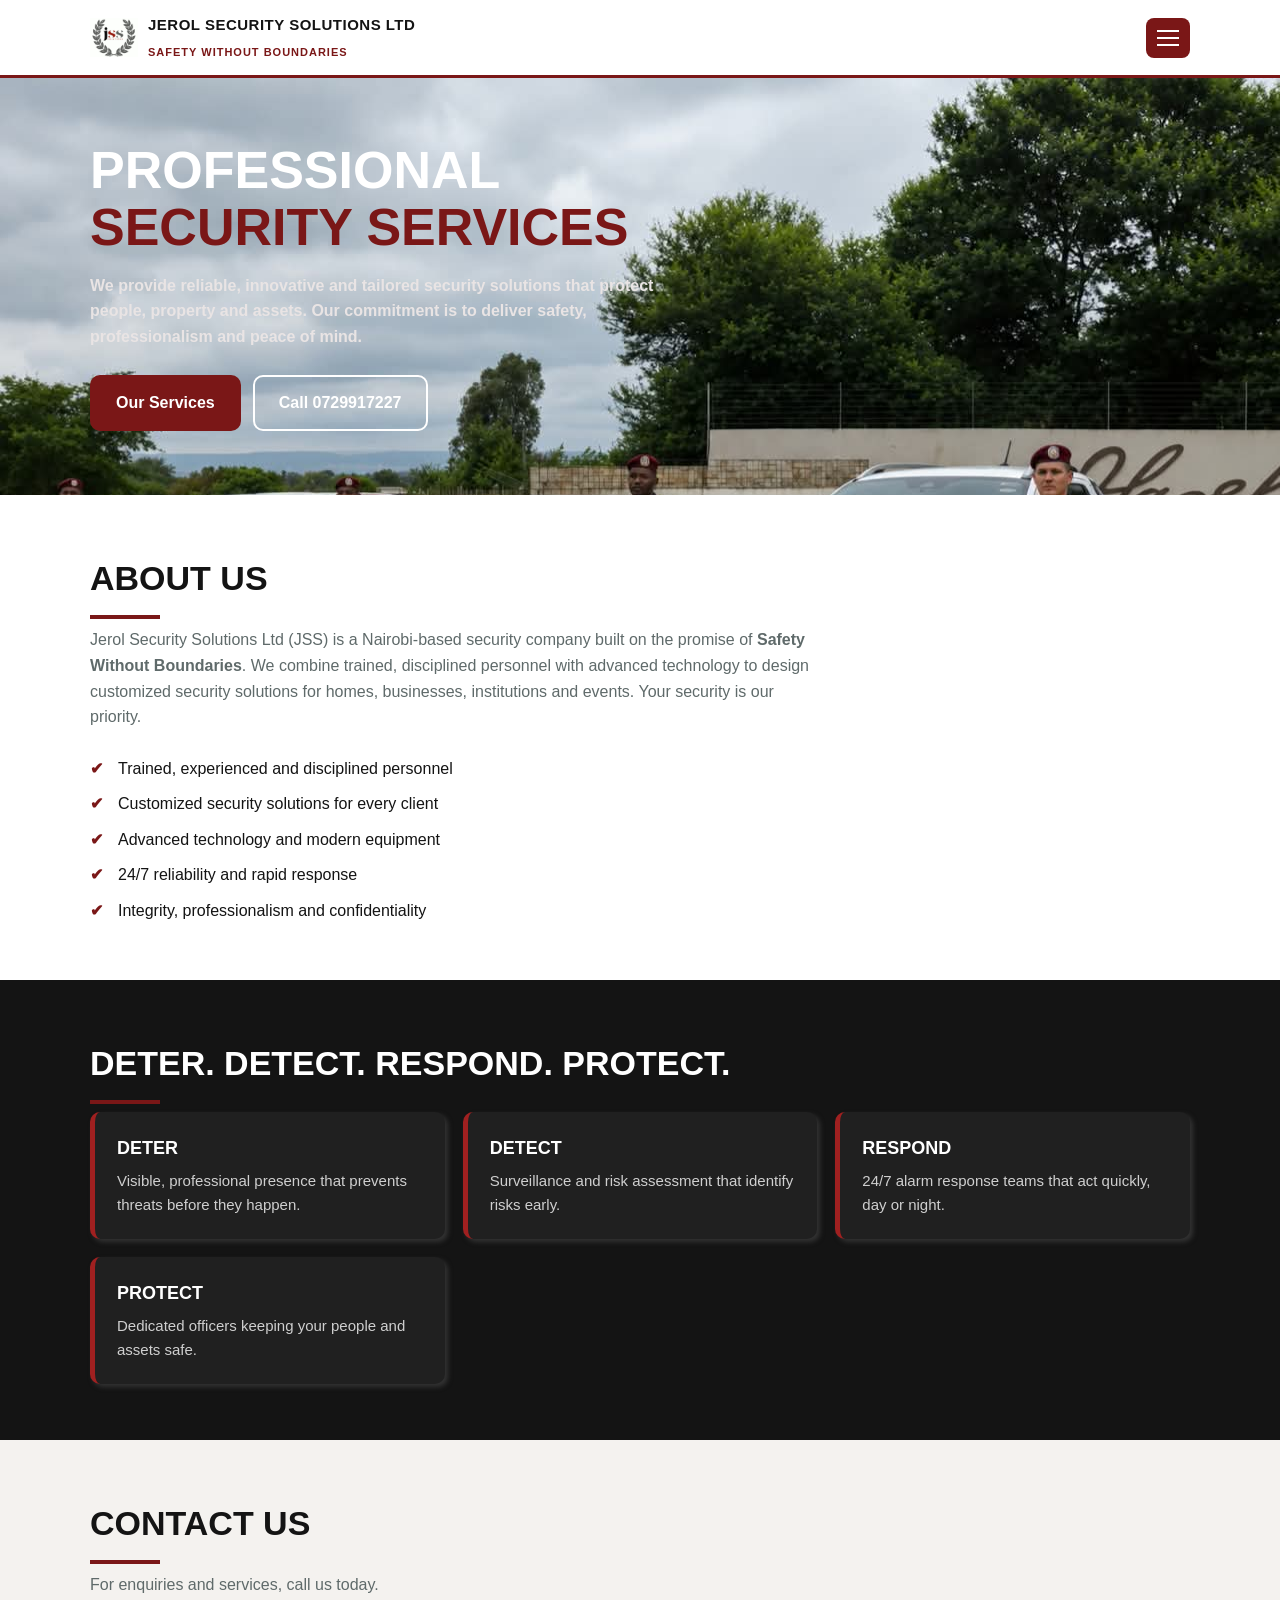
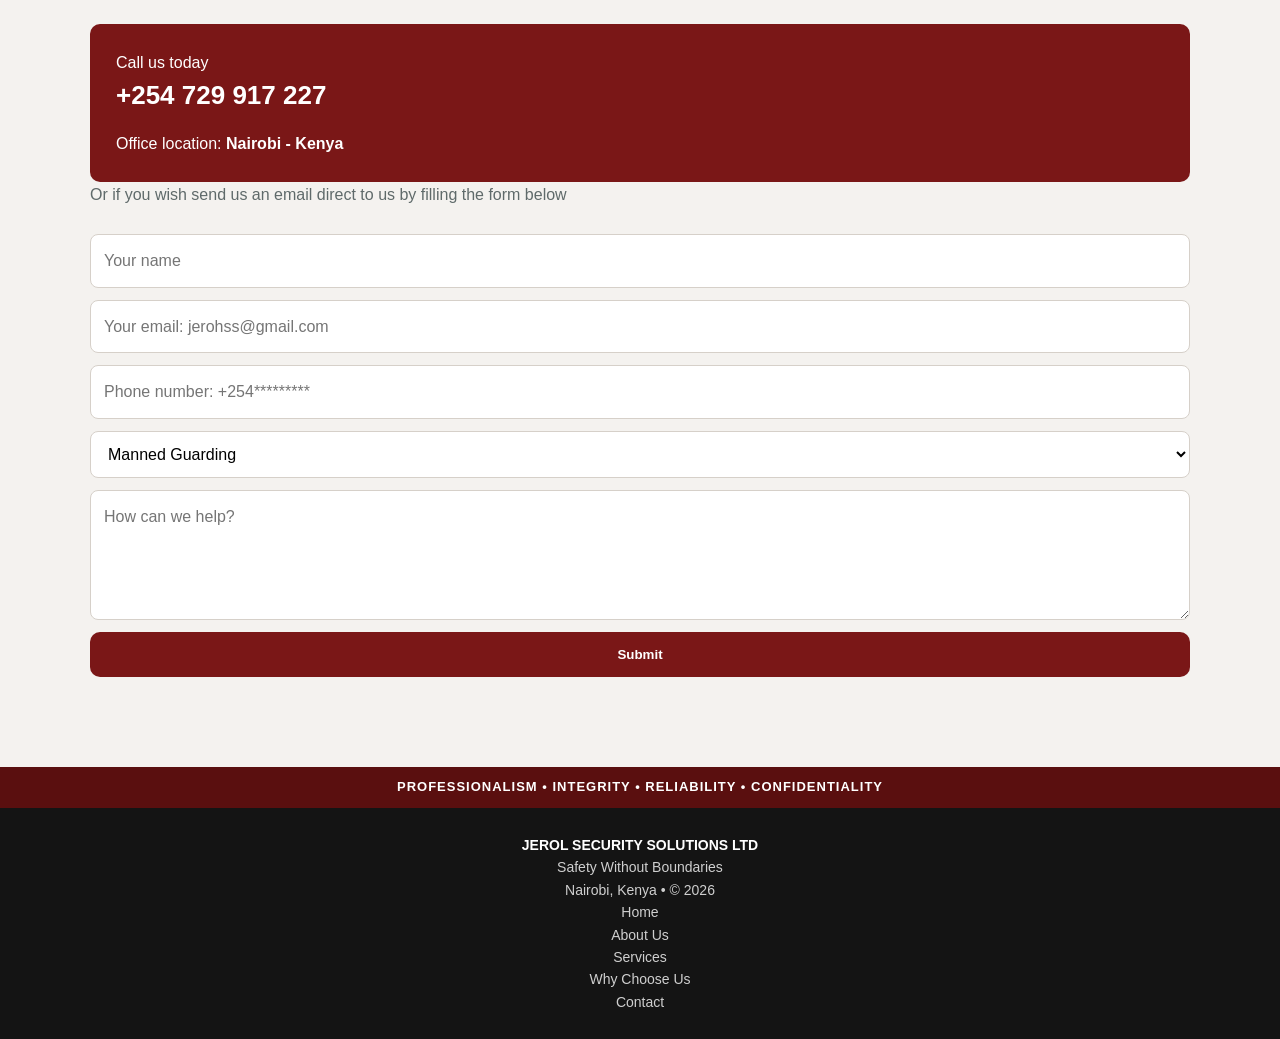
<file: index.html>
<!DOCTYPE html>
<html lang="en">
<head>
  <meta charset="utf-8" />
  <meta name="viewport" content="width=device-width, initial-scale=1" />
  <title>Jerol Security Solutions Ltd | Safety Without Boundaries</title>
  <meta name="description" content="Jerol Security Solutions Ltd offers manned guarding, CCTV, K9, VIP protection and alarm response services in Nairobi, Kenya. Call 0729917227." />
  <link rel="canonical" href="/site/index.html" />
<!--<meta property="og:type" content="website" />-->
  <meta property="og:title" content="Jerol Security Solutions Ltd | Safety Without Boundaries" />
  <meta property="og:description" content="Professional security services in Nairobi: manned guarding, CCTV, K9, VIP protection and 24/7 alarm response. Call 0729917227." />
  <meta property="og:url" content="/site/index.html" />
  <meta name="twitter:card" content="summary" />
  <meta name="twitter:title" content="Jerol Security Solutions Ltd | Safety Without Boundaries" />
  <meta name="twitter:description" content="Professional security services in Nairobi: manned guarding, CCTV, K9, VIP protection and 24/7 alarm response. Call 0729917227." />
<script type="application/ld+json">
{
  "@context": "https://schema.org",
  "@type": "SecurityService",
  "name": "Jerol Security Solutions Ltd",
  "slogan": "Safety Without Boundaries",
  "telephone": "+254729917227",
  "address": { "@type": "PostalAddress", "addressLocality": "Nairobi", "addressCountry": "KE" },
  "areaServed": "Nairobi, Kenya",
  "url": "/site/index.html"
}
</script>
<link rel="icon" href="/favicon.png" type="image/png" />
<link rel="stylesheet" href="style.css" />
</head>
<body>

<header class="site-header">
  <div class="container">
    <div class="nav-bar">
      <a class="brand" href="index.html">
        <img src="jss1.jpg" alt="Jerol Security Solutions Ltd logo" />
        <span>
          <span class="brand-name">JEROL SECURITY SOLUTIONS LTD</span><br />
          <span class="brand-tag">SAFETY WITHOUT BOUNDARIES</span>
        </span>
      </a>
      <button class="hamburger" aria-label="Toggle navigation" aria-expanded="false">
        <span></span>
        <span></span>
        <span></span>
      </button>
    </div>
    <nav class="nav-menu">
      <a href="index.html">Home</a>
      <a href="#about">About Us</a>
      <a href="services.html">Services</a>
      <a href="#why">Why Choose Us</a>
      <a href="#contact">Contact</a>
    </nav>
  </div>
</header>

<main>
  <section class="hero">
    <div class="container">
      <h1>Professional <span>Security Services</span></h1>
      <p>We provide reliable, innovative and tailored security solutions that protect people, property and assets. Our commitment is to deliver safety, professionalism and peace of mind.</p>
      <div class="actions">
        <a class="btn btn-primary" href="services.html">Our Services</a>
        <a class="btn btn-ghost" href="tel:0729917227">Call 0729917227</a>
      </div>
    </div>
  </section>

  <section class="about" id="about">
    <div class="container">
      <h2 class="section-title">About Us</h2>
      <p class="lead">
        Jerol Security Solutions Ltd (JSS) is a Nairobi-based security company built on the promise of
        <strong>Safety Without Boundaries</strong>. We combine trained, disciplined personnel with advanced
        technology to design customized security solutions for homes, businesses, institutions and events.
        Your security is our priority.
      </p>
      <ul class="values">
        <li>Trained, experienced and disciplined personnel</li>
        <li>Customized security solutions for every client</li>
        <li>Advanced technology and modern equipment</li>
        <li>24/7 reliability and rapid response</li>
        <li>Integrity, professionalism and confidentiality</li>
      </ul>
    </div>
  </section>

  <section class="pillars" id="why">
    <div class="container">
      <h2 class="section-title">Deter. Detect. Respond. Protect.</h2>
      <div class="grid grid-3">
        <div class="card"><h3>Deter</h3><p>Visible, professional presence that prevents threats before they happen.</p></div>
        <div class="card"><h3>Detect</h3><p>Surveillance and risk assessment that identify risks early.</p></div>
        <div class="card"><h3>Respond</h3><p>24/7 alarm response teams that act quickly, day or night.</p></div>
        <div class="card"><h3>Protect</h3><p>Dedicated officers keeping your people and assets safe.</p></div>
      </div>
    </div>
  </section>

  <section id="contact">
    <div class="container">
      <h2 class="section-title">Contact Us</h2>
      <p class="lead">For enquiries and services, call us today.</p>
      <div class="contact-box">
        <div>Call us today<br /><a href="tel:0729917227">+254 729 917 227</a></div>
        <div>Office location: <strong>Nairobi -  Kenya</strong></div>
      </div>
      <p class="lead">Or if you wish send us an email direct to us by filling the form below</p>

      <form  action="https://formspree.io/f/moeqeggg" method="POST" id="contact-form">
        
        <input required type="text" name="name" placeholder="Your name" />
        <input required type="text" name="email" placeholder="Your email: jerohss@gmail.com">
        <input type="tel" name="phone" placeholder="Phone number: +254*********" />
        <select name="service">
          <option>Manned Guarding</option>
          <option>Event Security</option>
          <option>VIP &amp; Protection Services</option>
          <option>K9 Security</option>
          <option>CCTV Installation &amp; Monitoring</option>
          <option>Security Consultancy &amp; Risk Assessment</option>
          <option>Access Control Solutions</option>
          <option>Training &amp; Capacity Building</option>
          <option>Alarm Response Services</option>
        </select>
        <textarea name="message" rows="4" placeholder="How can we help?"></textarea>
        <button class="btn btn-primary" type="submit">Submit</button>
        <p class="form-msg" id="form-msg"></p>
      </form>
    </div>
  </section>
</main>

<div class="tagline-strip">PROFESSIONALISM • INTEGRITY • RELIABILITY • CONFIDENTIALITY</div>
<footer>
  <div class="container">
    <strong>JEROL SECURITY SOLUTIONS LTD</strong><br>
   Safety Without Boundaries <br>Nairobi, Kenya  &bull; &copy; <span id="year"></span>
  </div>
  <div>
    
      <a class="fot" href="index.html">Home</a>
      <a class="fot" href="#about">About Us</a>
      <a class="fot" href="services.html">Services</a>
      <a class="fot" href="#why">Why Choose Us</a>
      <a class="fot"href="#contact">Contact</a>
    
  </div>
</footer>

<script src="script.js"></script>
</body>
</html>
</file>
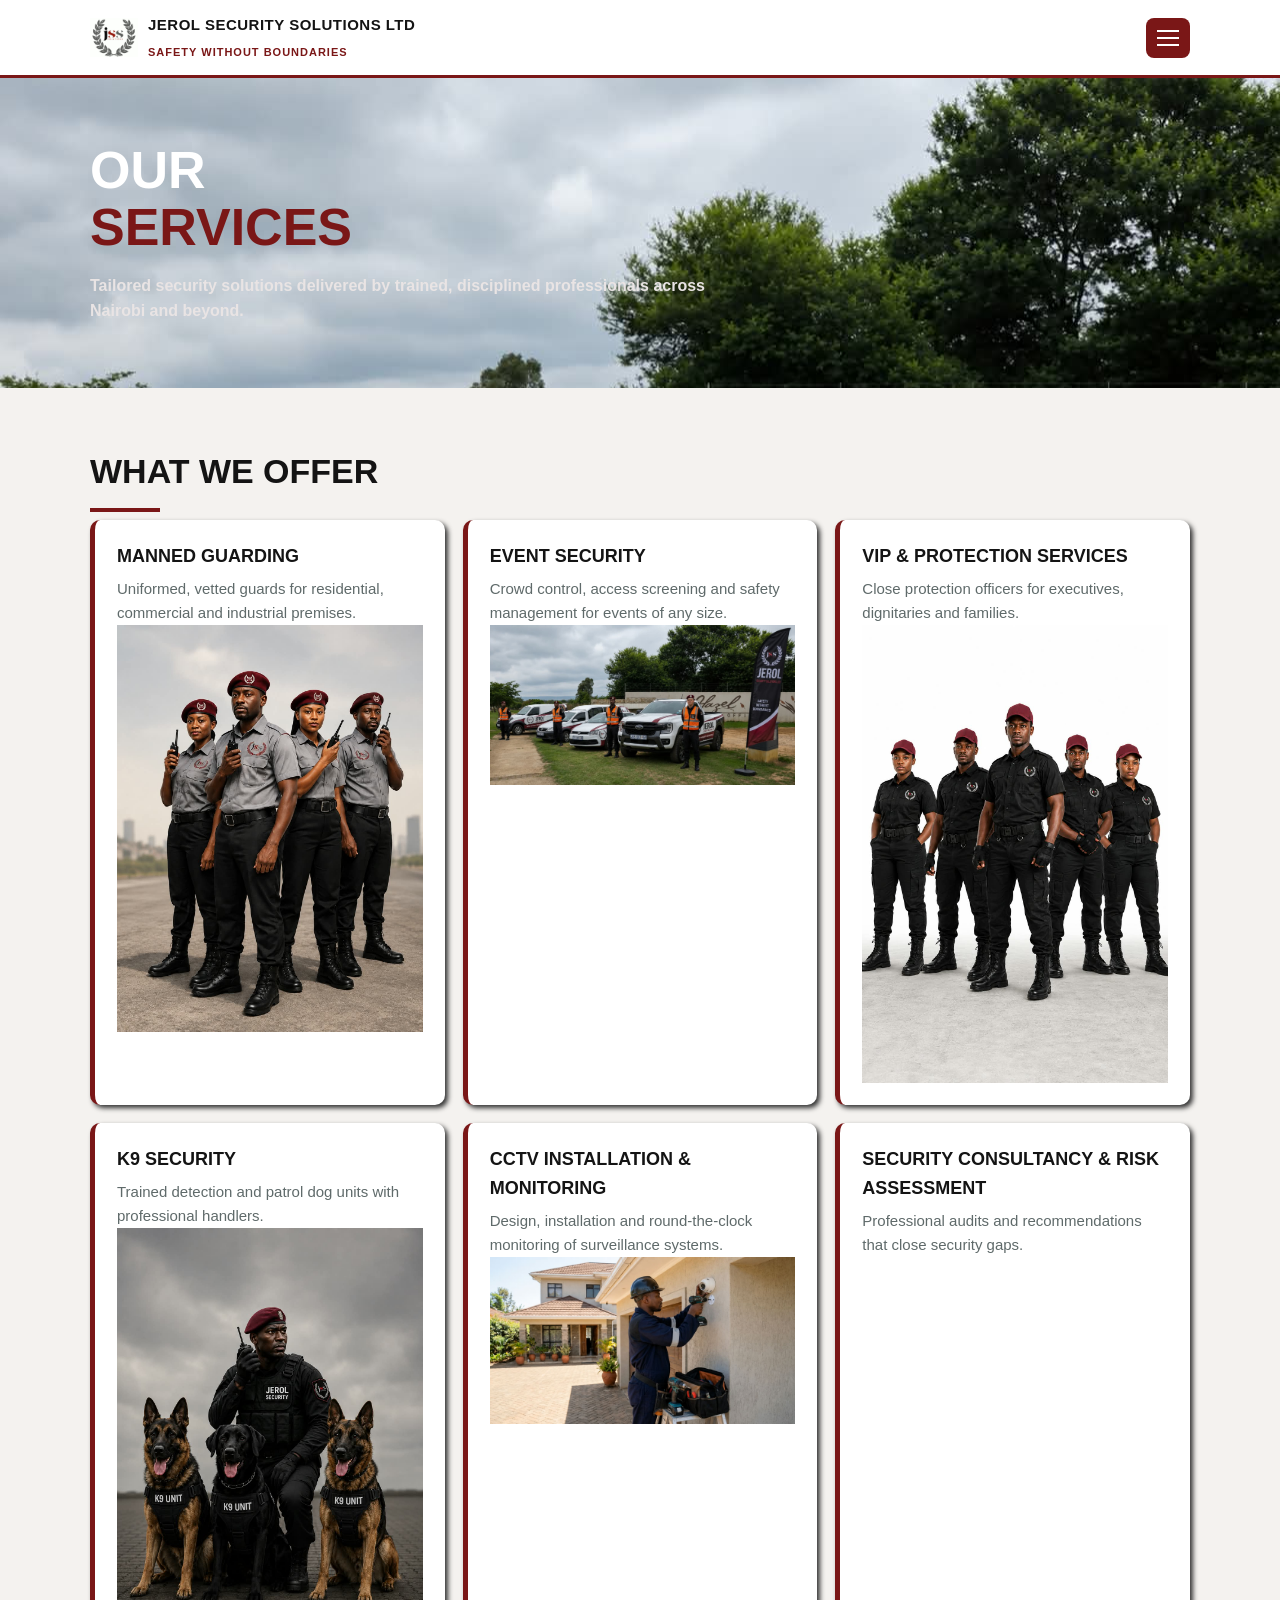
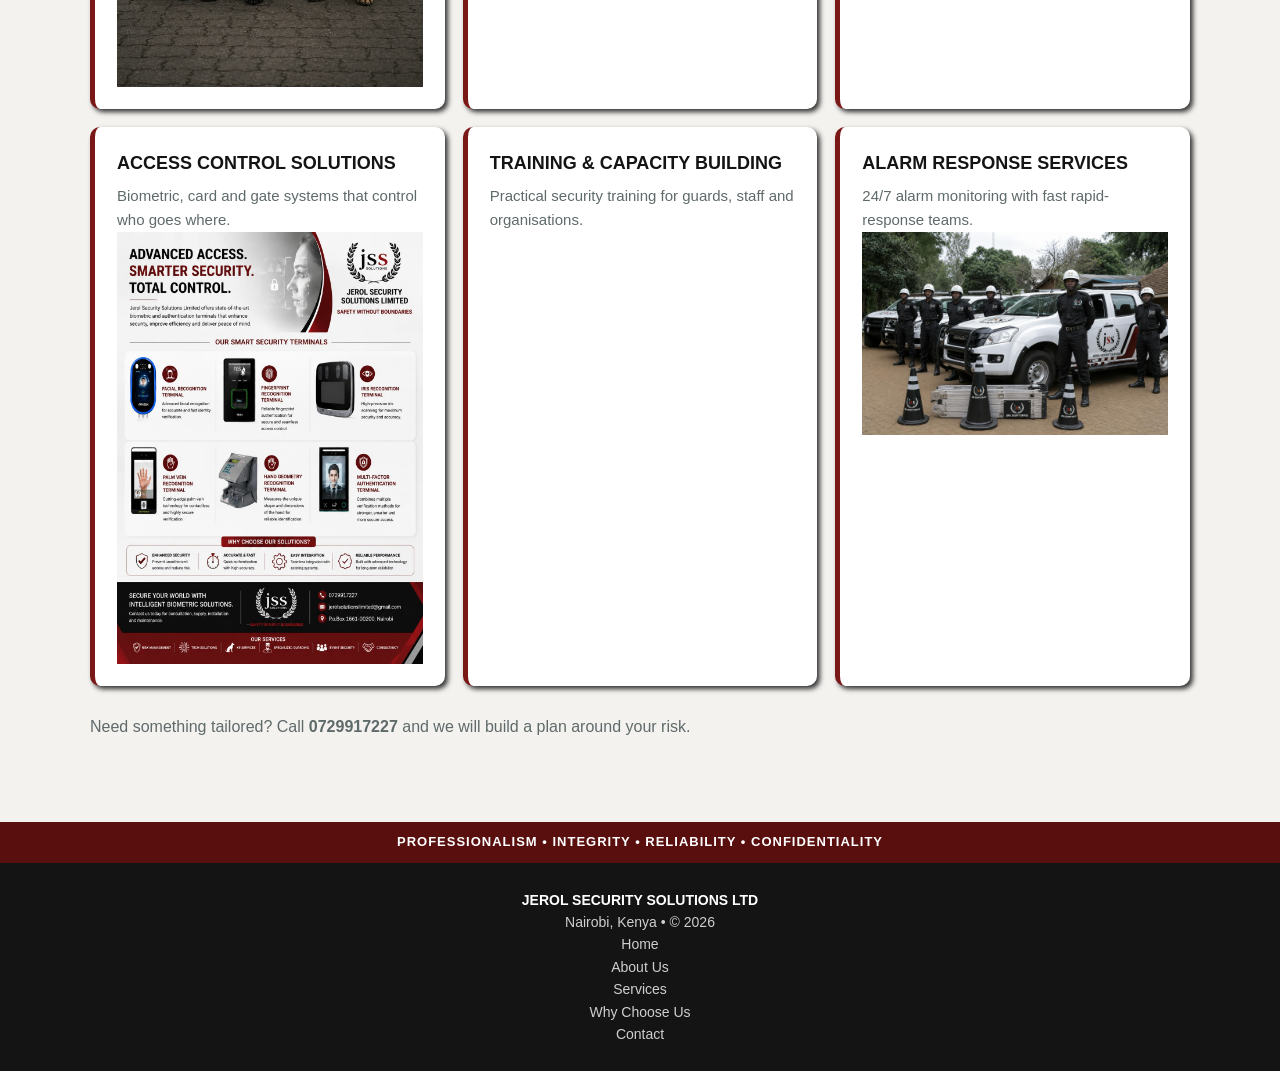
<file: services.html>
<!DOCTYPE html>
<html lang="en">
 <head>
  <meta charset="utf-8" />
  <meta name="viewport" content="width=device-width, initial-scale=1" />
  <title>Security Services in Nairobi | Jerol Security Solutions Ltd</title>
  <meta name="description" content="Manned guarding, event security, VIP protection, K9 units, CCTV, access control, training and 24/7 alarm response by Jerol Security Solutions Ltd, Nairobi." />
  <link rel="canonical" href="/site/services.html" />
  <meta property="og:type" content="website" />
  <meta property="og:title" content="Security Services in Nairobi | Jerol Security Solutions Ltd" />
  <meta property="og:description" content="Manned guarding, event security, VIP protection, K9 units, CCTV, access control, training and 24/7 alarm response in Nairobi." />
  <meta property="og:url" content="/site/services.html" />
  <meta name="twitter:card" content="summary" />
  <meta name="twitter:title" content="Security Services in Nairobi | Jerol Security Solutions Ltd" />
  <meta name="twitter:description" content="Manned guarding, event security, VIP protection, K9 units, CCTV, access control, training and 24/7 alarm response in Nairobi." />
  <link rel="icon" href="/favicon.png" type="image/png" />
  <link rel="stylesheet" href="style.css" />
</head>
<body>

<header class="site-header">
  <div class="container">
    <div class="nav-bar">
      <a class="brand" href="index.html">
        <img src="jss1.jpg" alt="Jerol Security Solutions Ltd logo" />
        <span>
          <span class="brand-name">JEROL SECURITY SOLUTIONS LTD</span><br />
          <span class="brand-tag">SAFETY WITHOUT BOUNDARIES</span>
        </span>
      </a>
      <button class="hamburger" aria-label="Toggle navigation" aria-expanded="false">
        <span></span><span></span><span></span>
      </button>
    </div>
    <nav class="nav-menu">
      <a href="index.html">Home</a>
      <a href="index.html#about">About Us</a>
      <a href="services.html">Services</a>
      <a href="index.html#why">Why Choose Us</a>
      <a href="index.html#contact">Contact</a>
    </nav>
  </div>
</header>

<main>
  <section class="hero">
    <div class="container">
      <h1>Our <span>Services</span></h1>
      <p>Tailored security solutions delivered by trained, disciplined professionals across Nairobi and beyond.</p>
    </div>
  </section>

  <section>
    <div class="container">
      <h2 class="section-title">What We Offer</h2>
      <div class="grid grid-3">
        <div class="card"><h3>Manned Guarding</h3><p>Uniformed, vetted guards for residential, commercial and industrial premises.</p>
        <img src="jss7.jpg" alt="Manned guarding pic">
        </div>
        <div class="card"><h3>Event Security</h3><p>Crowd control, access screening and safety management for events of any size.</p>
        <img src="jss4.jpg" alt="Event Sec img"></div>
        <div class="card"><h3>VIP &amp; Protection Services</h3><p>Close protection officers for executives, dignitaries and families.</p>
        <img src="jss6.jpg" alt="">
        </div>
        <div class="card"><h3>K9 Security</h3><p>Trained detection and patrol dog units with professional handlers.</p>
        <img src="jss2.jpg" alt="K9 services">
        </div>
        <div class="card"><h3>CCTV Installation &amp; Monitoring</h3><p>Design, installation and round-the-clock monitoring of surveillance systems.</p>
        <div>
          <img src="jss9.jpg" alt="CCTV Installation">
        </div>
        </div>
        <div class="card"><h3>Security Consultancy &amp; Risk Assessment</h3><p>Professional audits and recommendations that close security gaps.</p></div>
        <div class="card"><h3>Access Control Solutions</h3><p>Biometric, card and gate systems that control who goes where.</p>
<img src="jss8.jpg" alt="ACS"></div>
        <div class="card"><h3>Training &amp; Capacity Building</h3><p>Practical security training for guards, staff and organisations.</p></div>
        <div class="card"><h3>Alarm Response Services</h3><p>24/7 alarm monitoring with fast rapid-response teams.</p>
<img src="jss5.jpg" alt="Picture of Alarm Response Team"></div>
        <!--<div>
          <img src="jss5.jpg" alt="ALARM RESPONSE SERVICES..">
        </div>-->
      </div>
      <p class="lead" style="margin-top:28px">Need something tailored? Call <strong>0729917227</strong> and we will build a plan around your risk.</p>
      
    </div>
  </section>
</main>

<div class="tagline-strip">PROFESSIONALISM &bull; INTEGRITY &bull; RELIABILITY &bull; CONFIDENTIALITY</div>
<footer>
  <div class="container">
    <strong>JEROL SECURITY SOLUTIONS LTD</strong><br />
    Nairobi, Kenya &bull; &copy; <span id="year"></span>
  </div>
  
      <a class="fot"href="index.html">Home</a>
      <a class="fot"href="#about">About Us</a>
      <a class="fot"href="services.html">Services</a>
      <a class="fot"href="#why">Why Choose Us</a>
      <a class="fot"href="#contact">Contact</a>
    
</footer>

<script src="script.js"></script>
</body>
</html>
</file>
<file: style.css>
:root {
  --maroon: #7a1717;
  --maroon-dark: #5a0f0f;
  --ink: #141414;
  --grey: #5f6a6a;
  --paper: #f4f2ef;
  --white: #ffffff;
  --radius: 10px;
  --shadow: 0 10px 30px rgba(0, 0, 0, 0.12);
}

* { box-sizing: border-box; margin: 0; padding: 0; }

body {
  font-family: "Segoe UI", Roboto, Arial, sans-serif;
  color: var(--ink);
  background: var(--paper);
  line-height: 1.6;
}

img { max-width: 100%; display: block; }
a { color: inherit; text-decoration: none; }

.container { 
  width: min(1100px, 92%); 
  margin: 0 auto; 
  /*color: var(--papers);*/
}


.site-header {
  position: sticky;
  top: 0;
  z-index: 50;
  background: var(--white);
  border-bottom: 3px solid var(--maroon);
}

.nav-bar {
  display: flex;
  align-items: center;
  justify-content: space-between;
  padding: 12px 0;
}

.brand { display: flex; align-items: center; gap: 10px; }
.brand img { width: 48px; height: 48px; object-fit: contain; }
.brand-name { font-weight: 800; font-size: 15px; letter-spacing: .5px; }
.brand-tag { font-size: 11px; color: var(--maroon); font-weight: 700; letter-spacing: 1px; }

.hamburger {
  width: 44px; height: 40px;
  background: var(--maroon);
  border: none; border-radius: 8px;
  display: flex; flex-direction: column; justify-content: center; align-items: center; gap: 5px;
  cursor: pointer;
}
.hamburger span { 
  width: 22px; 
  height: 2px; 
  background: #fff; transition: .25s; }
.hamburger.open span:nth-child(1) { transform: translateY(7px) rotate(45deg); }
.hamburger.open span:nth-child(2) { opacity: 0; }
.hamburger.open span:nth-child(3) { transform: translateY(-7px) rotate(-45deg); }

.nav-menu {
  display: none;
  flex-direction: column;
  gap: 2px;
  padding-bottom: 12px;
}
.nav-menu.open { display: flex; }
.nav-menu a {
  padding: 12px 14px;
  border-radius: 8px;
  font-weight: 600;
  background: var(--paper);
}
.nav-menu a:hover { background: var(--maroon); color: #fff; }



.hero {
  background: /*linear-gradient(135deg, var(--maroon-dark), #2a2a2a), */ url("jss4.jpg") ;
  /*background-position: contain;*/
  color: #fff;
  padding: 64px 0;
  
}
.hero h1 { 
  font-size: clamp(30px, 7vw, 52px); line-height: 1.1; text-transform: uppercase; }
.hero h1 span { color: var(--maroon); display: block; }
.hero p { margin-top: 16px; max-width: 620px; font-weight: 700; color: #e9e4e4; }
.hero .actions { margin-top: 26px; display: flex; flex-wrap: wrap; gap: 12px; }

.btn {
  display: inline-block;
  padding: 13px 24px;
  border-radius: var(--radius);
  font-weight: 700;
  border: 2px solid transparent;
}
.btn-primary { background: var(--maroon); color: #fff; }
.btn-primary:hover { background: #a02020; }
.btn-ghost { border-color: #fff; color: #fff; }
.btn-ghost:hover { background: #fff; color: var(--maroon); }


section { padding: 56px 0; }
.section-title {
  font-size: clamp(24px, 5vw, 34px);
  text-transform: uppercase;
  margin-bottom: 8px;
}
.section-title::after {
  content: "";
  display: block;
  width: 70px; height: 4px;
  background: var(--maroon);
  margin-top: 10px;
}
.lead { color: var(--grey); max-width: 720px; margin-bottom: 26px; }

.grid { display: grid; gap: 18px; grid-template-columns: 1fr; }
@media (min-width: 700px) { .grid { grid-template-columns: repeat(2, 1fr); } }
@media (min-width: 1000px) { .grid-3 { grid-template-columns: repeat(3, 1fr); } }

.card {
  background: var(--white);
  border-radius: var(--radius);
  padding: 22px;
  box-shadow: 3px 3px  5px #333;
  border-left: 5px solid var(--maroon);
  transition-duration: .5s;
}
.card:hover{
  box-shadow: 7px 7px  7px #333;
}
.card h3 { font-size: 18px; margin-bottom: 6px; text-transform: uppercase; }
.card p { color: var(--grey); font-size: 15px; }

.about { background: var(--white); }
.values { list-style: none; margin-top: 18px; display: grid; gap: 10px; }
.values li { padding-left: 28px; position: relative; }
.values li::before {
  content: "\2714";
  position: absolute; left: 0; color: var(--maroon); font-weight: 700;
}

.pillars { background: var(--ink); color: #fff; }
.pillars .card { background: #202020; border-left-color: #a02020; color: #fff; }
.pillars .card p { color: #cfcfcf; }
.pillars .section-title { color: #fff; }

/* ---------- Contact ---------- */
.contact-box {
  background: var(--maroon);
  color: #fff;
  border-radius: var(--radius);
  padding: 26px;
  display: grid; gap: 14px;
}
.contact-box a { font-size: 26px; font-weight: 800; }

form { display: grid; gap: 12px; margin-top: 24px; }
input, textarea, select {
  padding: 13px;
  border: 1px solid #d6d0c9;
  border-radius: 8px;
  font: inherit;
  background: #fff;
}
.form-msg { font-weight: 700; color: var(--maroon); min-height: 22px; }

footer {
  background: var(--ink);
  color: #cfcfcf;
  padding: 26px 0;
  text-align: center;
  font-size: 14px;
}
.fot{
/*  text-align: left;*/
  display: block;
}
footer strong { color: #fff; }
.tagline-strip {
  background: var(--maroon-dark);
  color: #fff;
  text-align: center;
  padding: 10px;
  font-weight: 700;
  letter-spacing: 1px;
  font-size: 13px;
}
</file>
